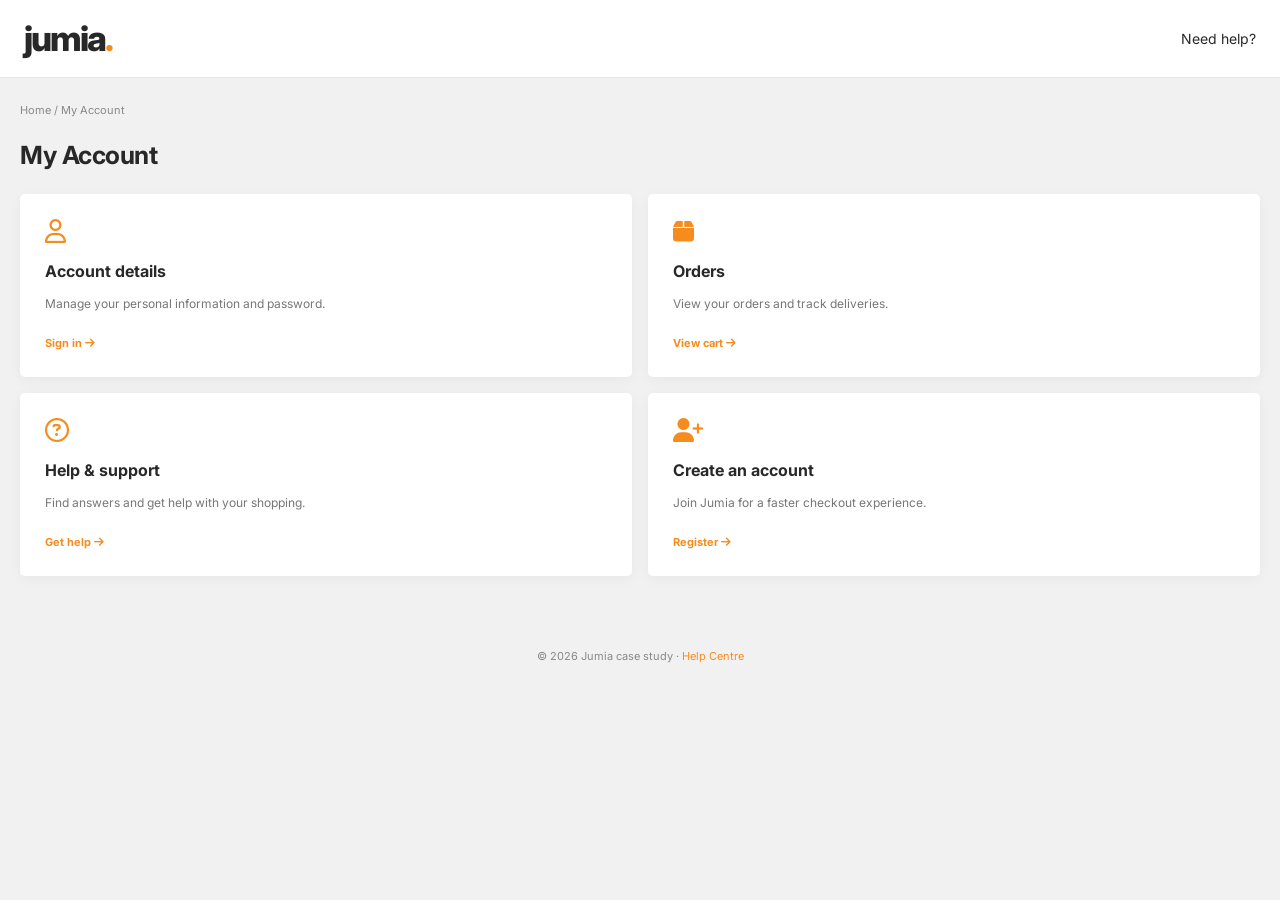
<file: account.html>
<!DOCTYPE html>
<html lang="en">

<head>
    <meta charset="UTF-8">
    <meta name="viewport" content="width=device-width, initial-scale=1.0">
    <title>My Account | Jumia</title>
    <link rel="stylesheet" href="style.css">
    <link rel="stylesheet" href="https://cdnjs.cloudflare.com/ajax/libs/font-awesome/6.5.2/css/all.min.css">
</head>

<body>
    <header class="site-header simple-header"><a class="brand" href="index.html">jumia<span>.</span></a><a
            href="help.html" class="muted-link">Need help?</a></header>
    <main class="page-shell inner-page">
        <div class="breadcrumbs"><a href="index.html">Home</a> / My Account</div>
        <h1 class="page-title">My Account</h1>
        <div class="account-grid"><a class="panel account-tile" href="login.html"><i class="fa-regular fa-user"></i>
                <h2>Account details</h2>
                <p>Manage your personal information and password.</p><span>Sign in <i
                        class="fa-solid fa-arrow-right"></i></span>
            </a><a class="panel account-tile" href="cart.html"><i class="fa-solid fa-box"></i>
                <h2>Orders</h2>
                <p>View your orders and track deliveries.</p><span>View cart <i
                        class="fa-solid fa-arrow-right"></i></span>
            </a><a class="panel account-tile" href="help.html"><i class="fa-regular fa-circle-question"></i>
                <h2>Help & support</h2>
                <p>Find answers and get help with your shopping.</p><span>Get help <i
                        class="fa-solid fa-arrow-right"></i></span>
            </a><a class="panel account-tile" href="register.html"><i class="fa-solid fa-user-plus"></i>
                <h2>Create an account</h2>
                <p>Join Jumia for a faster checkout experience.</p><span>Register <i
                        class="fa-solid fa-arrow-right"></i></span>
            </a></div>
    </main>
    <footer class="minimal-footer">© 2026 Jumia case study · <a href="help.html">Help Centre</a></footer>
    <script src="app.js"></script>
</body>

</html>
</file>
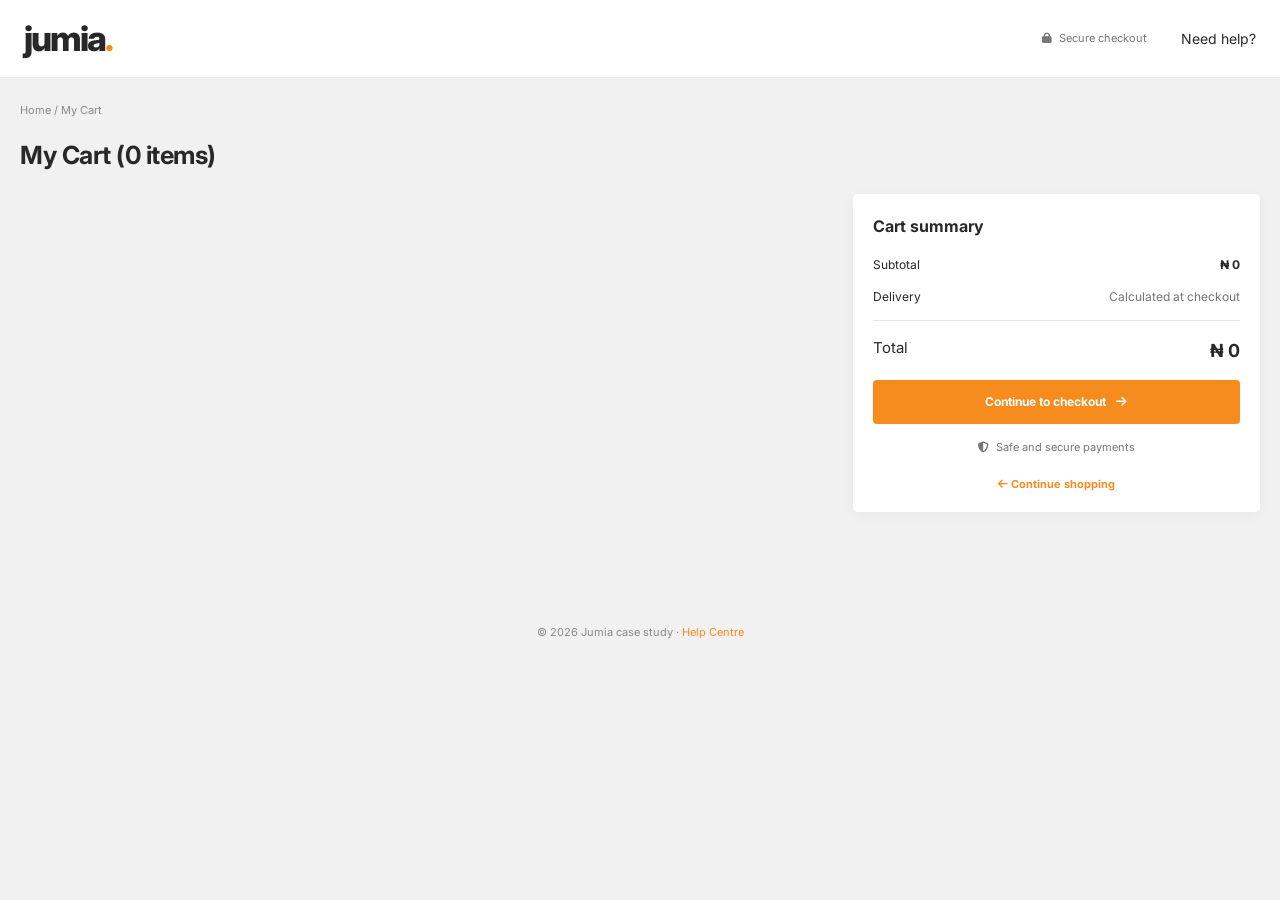
<file: cart.html>
<!DOCTYPE html>
<html lang="en">

<head>
    <meta charset="UTF-8">
    <meta name="viewport" content="width=device-width, initial-scale=1.0">
    <title>My Cart | Jumia</title>
    <link rel="stylesheet" href="style.css">
    <link rel="stylesheet" href="https://cdnjs.cloudflare.com/ajax/libs/font-awesome/6.5.2/css/all.min.css">
</head>

<body>
    <header class="site-header simple-header"><a class="brand" href="index.html">jumia<span>.</span></a>
        <div class="secure-note"><i class="fa-solid fa-lock"></i> Secure checkout</div><a href="help.html"
            class="muted-link">Need help?</a>
    </header>
    <main class="page-shell inner-page">
        <div class="breadcrumbs"><a href="index.html">Home</a> / My Cart</div>
        <h1 class="page-title">My Cart <span id="cartHeadingCount">(0 items)</span></h1>
        <div class="cart-layout">
            <section class="panel cart-items" id="cartItems"></section>
            <aside class="panel summary-panel">
                <h2>Cart summary</h2>
                <div class="summary-row"><span>Subtotal</span><b id="cartSubtotal">₦ 0</b></div>
                <div class="summary-row"><span>Delivery</span><span class="muted">Calculated at checkout</span></div>
                <div class="summary-row total"><span>Total</span><b id="cartTotal">₦ 0</b></div><a href="checkout.html"
                    class="btn btn-orange btn-block" id="checkoutBtn">Continue to checkout <i
                        class="fa-solid fa-arrow-right"></i></a>
                <p class="secure-note"><i class="fa-solid fa-shield-halved"></i> Safe and secure payments</p><a
                    href="index.html" class="continue-link"><i class="fa-solid fa-arrow-left"></i> Continue shopping</a>
            </aside>
        </div>
    </main>
    <footer class="minimal-footer">© 2026 Jumia case study · <a href="help.html">Help Centre</a></footer>
    <script src="app.js"></script>
</body>

</html>
</file>
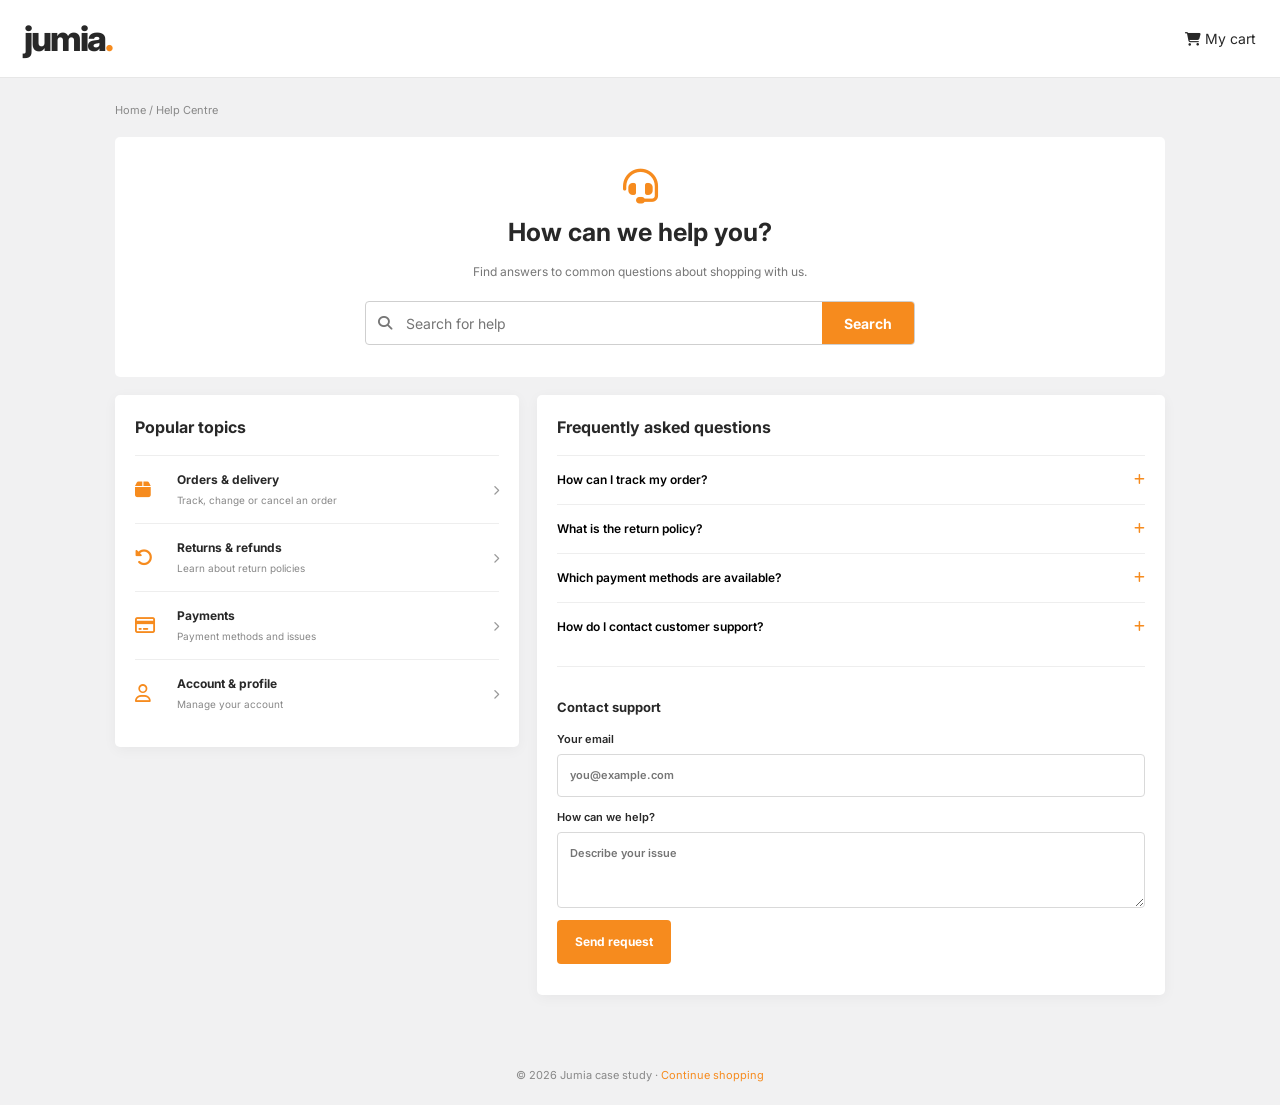
<file: help.html>
<!DOCTYPE html>
<html lang="en">

<head>
    <meta charset="UTF-8">
    <meta name="viewport" content="width=device-width, initial-scale=1.0">
    <title>Help Centre | Jumia</title>
    <link rel="stylesheet" href="style.css">
    <link rel="stylesheet" href="https://cdnjs.cloudflare.com/ajax/libs/font-awesome/6.5.2/css/all.min.css">
</head>

<body>
    <header class="site-header simple-header"><a class="brand" href="index.html">jumia<span>.</span></a><a
            href="cart.html" class="muted-link"><i class="fa-solid fa-cart-shopping"></i> My cart</a></header>
    <main class="page-shell inner-page narrow">
        <div class="breadcrumbs"><a href="index.html">Home</a> / Help Centre</div>
        <section class="help-hero"><i class="fa-solid fa-headset"></i>
            <h1>How can we help you?</h1>
            <p>Find answers to common questions about shopping with us.</p>
            <div class="search-wrap help-search"><i class="fa-solid fa-magnifying-glass"></i><input id="faqSearch"
                    placeholder="Search for help"><button id="faqSearchBtn">Search</button></div>
        </section>
        <div class="help-columns">
            <section class="panel">
                <h2>Popular topics</h2><a class="help-topic" href="#orders"><i
                        class="fa-solid fa-box"></i><span><b>Orders & delivery</b><small>Track, change or cancel an
                            order</small></span><i class="fa-solid fa-chevron-right"></i></a><a class="help-topic"
                    href="#returns"><i class="fa-solid fa-rotate-left"></i><span><b>Returns & refunds</b><small>Learn
                            about return policies</small></span><i class="fa-solid fa-chevron-right"></i></a><a
                    class="help-topic" href="#payments"><i
                        class="fa-regular fa-credit-card"></i><span><b>Payments</b><small>Payment methods and
                            issues</small></span><i class="fa-solid fa-chevron-right"></i></a><a class="help-topic"
                    href="account.html"><i class="fa-regular fa-user"></i><span><b>Account & profile</b><small>Manage
                            your account</small></span><i class="fa-solid fa-chevron-right"></i></a>
            </section>
            <section class="panel faq-panel">
                <h2>Frequently asked questions</h2>
                <div class="faq-item" id="orders"><button class="faq-question">How can I track my order?<i
                            class="fa-solid fa-plus"></i></button>
                    <div class="faq-answer">Sign in to your account and open Orders to see the latest order status. This
                        demo does not connect to a real delivery service.</div>
                </div>
                <div class="faq-item" id="returns"><button class="faq-question">What is the return policy?<i
                            class="fa-solid fa-plus"></i></button>
                    <div class="faq-answer">Eligible items may be returned within the stated return window. Check the
                        individual product page for its return conditions.</div>
                </div>
                <div class="faq-item" id="payments"><button class="faq-question">Which payment methods are available?<i
                            class="fa-solid fa-plus"></i></button>
                    <div class="faq-answer">This case study demonstrates pay on delivery and a sample card-payment
                        option. No real payment is processed.</div>
                </div>
                <div class="faq-item"><button class="faq-question">How do I contact customer support?<i
                            class="fa-solid fa-plus"></i></button>
                    <div class="faq-answer">Use the contact form below to demonstrate sending a support request. It is
                        not connected to a live support team.</div>
                </div>
                <form id="supportForm" class="support-form">
                    <h3>Contact support</h3><label>Your email<input type="email" required
                            placeholder="you@example.com"></label><label>How can we help?<textarea required rows="3"
                            placeholder="Describe your issue"></textarea></label><button class="btn btn-orange"
                        type="submit">Send request</button>
                    <p class="form-message"></p>
                </form>
            </section>
        </div>
    </main>
    <footer class="minimal-footer">© 2026 Jumia case study · <a href="index.html">Continue shopping</a></footer>
    <script src="app.js"></script>
</body>

</html>
</file>
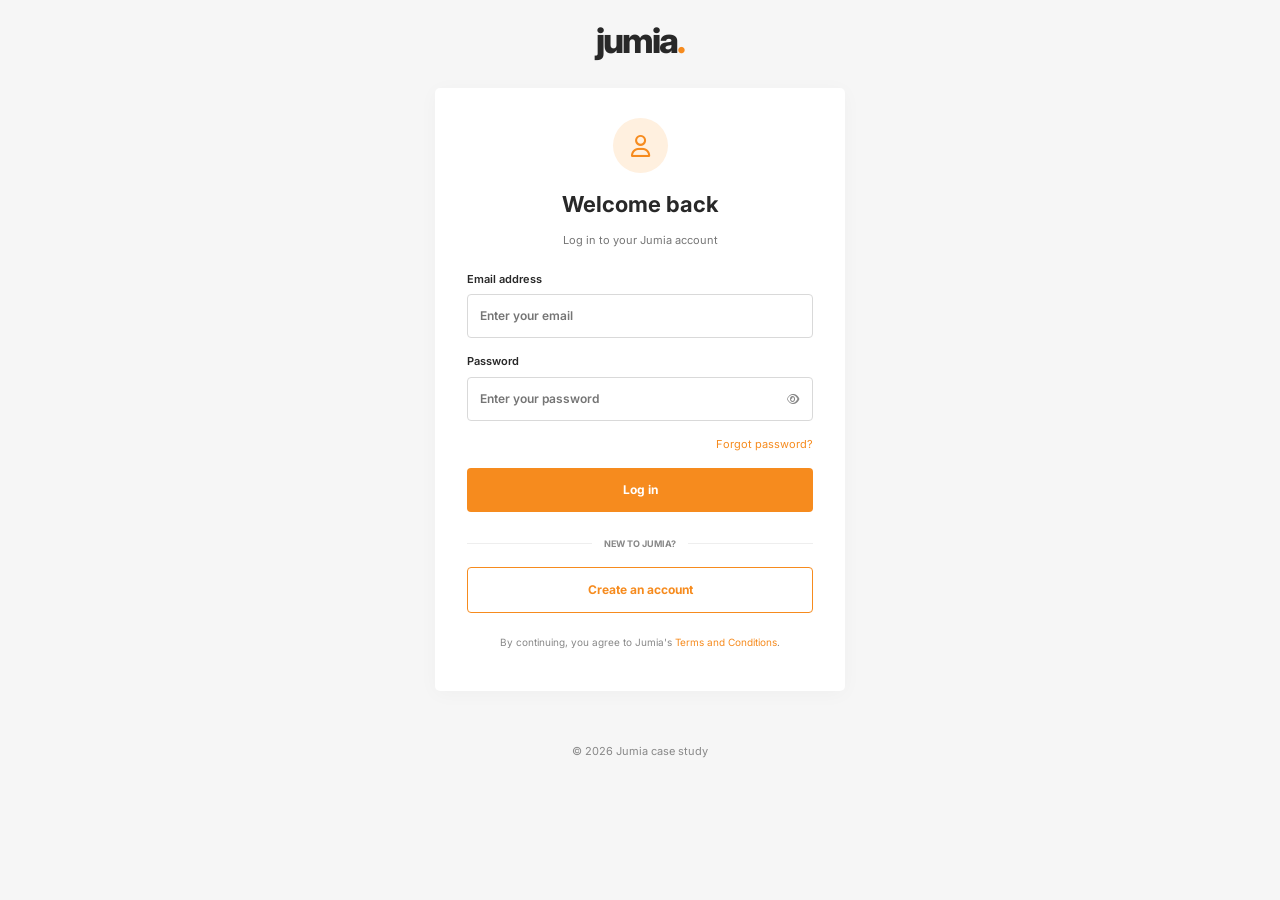
<file: login.html>
<!DOCTYPE html>
<html lang="en">

<head>
    <meta charset="UTF-8">
    <meta name="viewport" content="width=device-width, initial-scale=1.0">
    <title>Login | Jumia</title>
    <link rel="stylesheet" href="style.css">
    <link rel="stylesheet" href="https://cdnjs.cloudflare.com/ajax/libs/font-awesome/6.5.2/css/all.min.css">
</head>

<body class="auth-body">
    <header class="auth-header"><a class="brand" href="index.html">jumia<span>.</span></a></header>
    <main class="auth-card">
        <div class="auth-icon"><i class="fa-regular fa-user"></i></div>
        <h1>Welcome back</h1>
        <p class="muted">Log in to your Jumia account</p>
        <form class="demo-form" id="loginForm"><label>Email address<input type="email" required
                    placeholder="Enter your email"></label><label>Password<div class="password-field"><input
                        type="password" required minlength="6" id="loginPassword"
                        placeholder="Enter your password"><button type="button" class="toggle-password"
                        data-target="loginPassword" aria-label="Show password"><i
                            class="fa-regular fa-eye"></i></button></div></label><a href="#" class="forgot-link"
                id="forgotPassword">Forgot password?</a><button class="btn btn-orange btn-block" type="submit">Log
                in</button>
            <p class="form-message"></p>
        </form>
        <div class="auth-divider"><span>NEW TO JUMIA?</span></div><a class="btn btn-outline btn-block"
            href="register.html">Create an account</a>
        <p class="auth-terms">By continuing, you agree to Jumia's <a href="#">Terms and Conditions</a>.</p>
    </main>
    <footer class="minimal-footer">© 2026 Jumia case study</footer>
    <script src="app.js"></script>
</body>

</html>
</file>
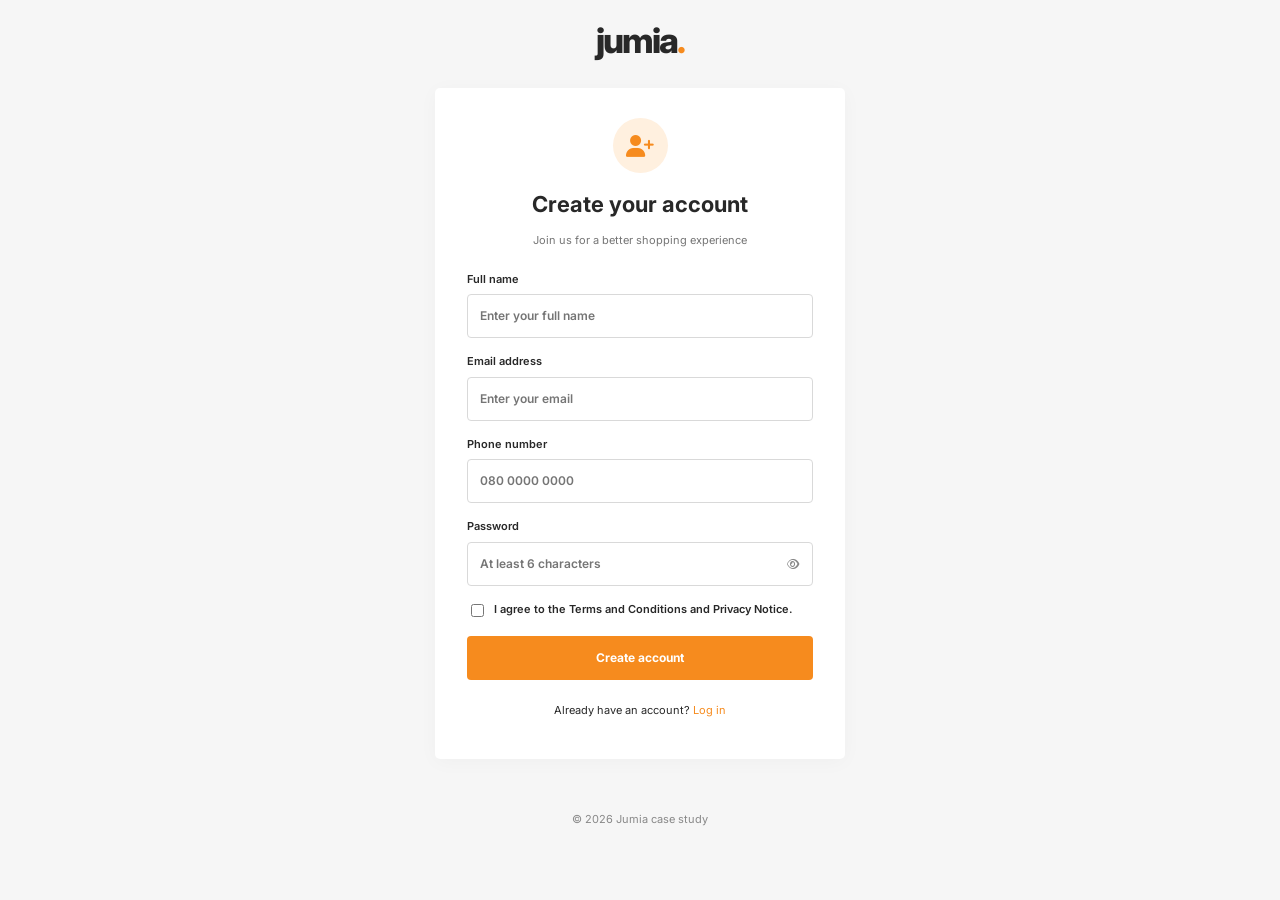
<file: register.html>
<!DOCTYPE html>
<html lang="en">

<head>
    <meta charset="UTF-8">
    <meta name="viewport" content="width=device-width, initial-scale=1.0">
    <title>Create Account | Jumia</title>
    <link rel="stylesheet" href="style.css">
    <link rel="stylesheet" href="https://cdnjs.cloudflare.com/ajax/libs/font-awesome/6.5.2/css/all.min.css">
</head>

<body class="auth-body">
    <header class="auth-header"><a class="brand" href="index.html">jumia<span>.</span></a></header>
    <main class="auth-card">
        <div class="auth-icon"><i class="fa-solid fa-user-plus"></i></div>
        <h1>Create your account</h1>
        <p class="muted">Join us for a better shopping experience</p>
        <form class="demo-form" id="registerForm"><label>Full name<input type="text" required
                    placeholder="Enter your full name"></label><label>Email address<input type="email" required
                    placeholder="Enter your email"></label><label>Phone number<input type="tel" required
                    placeholder="080 0000 0000"></label><label>Password<div class="password-field"><input
                        type="password" required minlength="6" id="registerPassword"
                        placeholder="At least 6 characters"><button type="button" class="toggle-password"
                        data-target="registerPassword" aria-label="Show password"><i
                            class="fa-regular fa-eye"></i></button></div></label><label class="check-label"><input
                    type="checkbox" required> I agree to the Terms and Conditions and Privacy Notice.</label><button
                class="btn btn-orange btn-block" type="submit">Create account</button>
            <p class="form-message"></p>
        </form>
        <p class="auth-bottom">Already have an account? <a href="login.html">Log in</a></p>
    </main>
    <footer class="minimal-footer">© 2026 Jumia case study</footer>
    <script src="app.js"></script>
</body>

</html>
</file>
<file: style.css>
@import url('https://fonts.googleapis.com/css2?family=Inter:wght@400;500;600;700;800&display=swap');

:root {
    --orange: #f68b1e;
    --orange-dark: #e9780b;
    --ink: #282828;
    --muted: #757575;
    --line: #e7e7e7;
    --bg: #f1f1f2;
    --white: #fff;
    --green: #168a45;
    --shadow: 0 3px 14px #0000000b
}

* {
    box-sizing: border-box
}

html {
    scroll-behavior: smooth;
    scroll-padding-top: 90px
}

body {
    margin: 0;
    background: var(--bg);
    color: var(--ink);
    font: 14px/1.5 Inter, Arial, sans-serif
}

a {
    color: inherit;
    text-decoration: none;
    transition: color .2s
}

button,
input,
select,
textarea {
    font: inherit
}

button {
    cursor: pointer
}

img {
    display: block;
    max-width: 100%
}

.sr-only {
    position: absolute;
    width: 1px;
    height: 1px;
    overflow: hidden;
    clip: rect(0, 0, 0, 0)
}

.top-strip {
    height: 30px;
    background: #fff;
    border-bottom: 1px solid #eee;
    display: flex;
    align-items: center;
    justify-content: space-between;
    padding: 0 max(calc((100% - 1240px)/2), 24px);
    font-size: 11px;
    color: var(--orange);
    font-weight: 700
}

.top-strip span:nth-child(2) {
    letter-spacing: 2px
}

.site-header {
    height: 78px;
    background: #fff;
    display: flex;
    align-items: center;
    gap: 34px;
    padding: 0 max(calc((100% - 1240px)/2), 24px);
    position: sticky;
    top: 0;
    z-index: 50;
    box-shadow: 0 2px 6px #00000008
}

.brand {
    font-size: 35px;
    font-weight: 800;
    letter-spacing: -2px;
    white-space: nowrap
}

.brand span {
    color: var(--orange)
}

.search-wrap {
    display: flex;
    align-items: center;
    height: 44px;
    border: 1px solid #cfcfcf;
    border-radius: 4px;
    flex: 1;
    min-width: 100px;
    background: #fff;
    overflow: hidden;
    transition: box-shadow .25s, border-color .25s
}

.search-wrap:focus-within {
    border-color: var(--orange);
    box-shadow: 0 0 0 3px #f68b1e20
}

.search-wrap>i {
    color: #777;
    margin: 0 12px
}

.search-wrap input {
    border: 0;
    outline: 0;
    min-width: 0;
    flex: 1;
    height: 100%;
    background: transparent
}

.search-wrap button {
    height: 100%;
    padding: 0 22px;
    background: var(--orange);
    border: 0;
    color: white;
    font-weight: 700;
    transition: background .2s
}

.search-wrap button:hover,
.btn-orange:hover {
    background: var(--orange-dark)
}

.header-actions {
    display: flex;
    align-items: center;
    gap: 24px
}

.header-actions a {
    display: flex;
    align-items: center;
    gap: 8px;
    font-weight: 600;
    white-space: nowrap;
    position: relative
}

.header-actions a>i:first-child {
    font-size: 19px
}

.header-actions a:hover {
    color: var(--orange)
}

.tiny {
    font-size: 9px;
    color: #777
}

.cart-count {
    font-size: 10px;
    background: var(--orange);
    color: white;
    border-radius: 20px;
    min-width: 17px;
    height: 17px;
    display: grid;
    place-items: center;
    margin-left: -5px
}

.mobile-menu {
    display: none
}

.trending {
    background: #fff;
    display: flex;
    align-items: center;
    justify-content: center;
    gap: 15px;
    padding: 10px 16px 13px;
    font-size: 11px;
    color: #6b6b6b;
    flex-wrap: wrap
}

.trending b {
    color: #333
}

.trending a:hover {
    color: var(--orange);
    text-decoration: underline
}

.page-shell {
    max-width: 1240px;
    margin: 20px auto 50px;
    padding: 0 0
}

.home-layout {
    display: grid;
    grid-template-columns: 220px minmax(0, 1fr) 205px;
    gap: 16px;
    align-items: stretch
}

.category-menu,
.side-promos {
    background: #fff;
    border-radius: 5px;
    overflow: hidden
}

.category-menu {
    padding: 9px 0
}

.category-menu a {
    display: flex;
    align-items: center;
    gap: 12px;
    padding: 10px 16px;
    font-size: 12px;
    transition: all .2s
}

.category-menu a i {
    width: 17px;
    color: #696969;
    font-size: 15px;
    text-align: center
}

.category-menu a:hover {
    background: #fff4e9;
    color: var(--orange);
    padding-left: 21px
}

.category-menu a:hover i {
    color: var(--orange)
}

.hero {
    height: 340px;
    position: relative;
    border-radius: 5px;
    overflow: hidden;
    background: #f9d9b4
}

.hero-slides,
.hero-slide {
    height: 100%;
    width: 100%
}

.hero-slide {
    position: absolute;
    inset: 0;
    display: flex;
    align-items: center;
    padding: 34px 8%;
    background-image: linear-gradient(90deg, rgba(255, 255, 255, .94) 0%, rgba(255, 255, 255, .78) 38%, rgba(255, 255, 255, .02) 76%), var(--hero-image);
    background-size: cover;
    background-position: center;
    opacity: 0;
    transform: scale(1.025);
    transition: opacity .65s ease, transform 1.3s ease;
    pointer-events: none
}

.hero-slide.active {
    opacity: 1;
    transform: scale(1);
    pointer-events: auto
}

.hero-copy {
    max-width: 310px;
    animation: copyIn .7s both
}

.eyebrow {
    display: block;
    font-size: 10px;
    font-weight: 800;
    letter-spacing: 1.6px;
    color: var(--orange);
    margin-bottom: 9px
}

.hero h1 {
    font-size: clamp(32px, 3.5vw, 47px);
    line-height: 1.04;
    letter-spacing: -1.8px;
    margin: 0 0 12px;
    font-weight: 800
}

.hero p {
    font-size: 13px;
    color: #555;
    margin: 0 0 20px
}

.btn {
    display: inline-flex;
    align-items: center;
    justify-content: center;
    gap: 10px;
    border: 0;
    border-radius: 4px;
    padding: 13px 18px;
    font-size: 12px;
    font-weight: 700;
    transition: transform .2s, box-shadow .2s, background .2s
}

.btn:hover {
    transform: translateY(-2px);
    box-shadow: 0 5px 14px #00000015
}

.btn-dark {
    background: #282828;
    color: white
}

.btn-orange {
    background: var(--orange);
    color: #fff
}

.btn-light {
    background: white;
    color: #333
}

.btn-outline {
    border: 1px solid var(--orange);
    color: var(--orange);
    background: white
}

.btn-block {
    display: flex;
    width: 100%;
    margin-top: 16px
}

.hero-arrow {
    position: absolute;
    top: 50%;
    transform: translateY(-50%);
    width: 34px;
    height: 34px;
    border: 0;
    border-radius: 50%;
    background: #ffffffd9;
    box-shadow: 0 2px 8px #0001;
    z-index: 2;
    transition: all .2s
}

.hero-arrow:hover {
    background: var(--orange);
    color: #fff
}

.hero-arrow.prev {
    left: 12px
}

.hero-arrow.next {
    right: 12px
}

.hero-dots {
    position: absolute;
    bottom: 14px;
    left: 50%;
    transform: translateX(-50%);
    display: flex;
    gap: 6px
}

.hero-dots button {
    height: 6px;
    width: 6px;
    padding: 0;
    border: 0;
    border-radius: 10px;
    background: #8888;
    transition: width .25s, background .25s
}

.hero-dots button.active {
    width: 22px;
    background: var(--orange)
}

.side-promos {
    padding: 12px;
    display: flex;
    flex-direction: column;
    gap: 12px
}

.promo-card {
    display: flex;
    align-items: center;
    gap: 10px;
    padding: 10px 4px;
    border-bottom: 1px solid #eee
}

.promo-card>i {
    font-size: 22px;
    color: var(--orange);
    width: 28px;
    text-align: center
}

.promo-card b,
.promo-card small {
    display: block
}

.promo-card b {
    font-size: 11px
}

.promo-card small {
    font-size: 10px;
    color: #777;
    margin-top: 4px
}

.promo-image {
    position: relative;
    flex: 1;
    min-height: 90px;
    border-radius: 4px;
    overflow: hidden
}

.promo-image img {
    height: 100%;
    width: 100%;
    object-fit: cover;
    position: absolute;
    inset: 0;
    transition: transform .5s
}

.promo-image:hover img {
    transform: scale(1.07)
}

.promo-image span {
    position: absolute;
    bottom: 0;
    left: 0;
    right: 0;
    padding: 20px 8px 8px;
    color: #fff;
    font-weight: 700;
    font-size: 12px;
    background: linear-gradient(transparent, #0009)
}

.quick-categories {
    display: grid;
    grid-template-columns: repeat(6, 1fr);
    gap: 12px;
    margin: 18px 0
}

.quick-categories a {
    background: #fff;
    border-radius: 5px;
    padding: 12px 8px;
    text-align: center;
    transition: transform .25s, box-shadow .25s;
    box-shadow: var(--shadow)
}

.quick-categories a:hover {
    transform: translateY(-4px);
    box-shadow: 0 8px 22px #00000010
}

.quick-categories img {
    width: 80px;
    height: 74px;
    object-fit: contain;
    margin: 0 auto 8px;
    mix-blend-mode: multiply
}

.quick-categories span {
    font-size: 11px;
    font-weight: 600
}

.deal-banner {
    background: linear-gradient(110deg, #f68b1e, #ffb74e);
    border-radius: 5px;
    display: flex;
    align-items: center;
    justify-content: space-between;
    padding: 22px 28px;
    color: #fff;
    margin: 18px 0
}

.deal-banner .eyebrow {
    color: #fff8
}

.deal-banner h2 {
    font-size: 25px;
    margin: 0
}

.deal-banner p {
    margin: 4px 0 0;
    font-size: 12px
}

.product-section {
    margin: 22px 0
}

.section-heading {
    display: flex;
    align-items: center;
    justify-content: space-between;
    margin-bottom: 12px
}

.section-heading h2 {
    font-size: 19px;
    margin: 0;
    font-weight: 700
}

.section-heading>a {
    font-size: 10px;
    color: var(--orange);
    font-weight: 800;
    letter-spacing: .5px
}

.product-grid {
    display: grid;
    grid-template-columns: repeat(5, minmax(0, 1fr));
    gap: 12px
}

.product-card {
    background: #fff;
    border-radius: 5px;
    overflow: hidden;
    position: relative;
    min-width: 0;
    transition: transform .25s, box-shadow .25s;
    animation: riseIn .45s both
}

.product-card:hover {
    transform: translateY(-4px);
    box-shadow: 0 9px 24px #00000012
}

.product-card .product-image {
    height: 175px;
    display: flex;
    align-items: center;
    justify-content: center;
    background: #fff;
    padding: 14px;
    position: relative;
    overflow: hidden
}

.product-image img {
    height: 100%;
    width: 100%;
    object-fit: contain;
    transition: transform .45s
}

.product-card:hover .product-image img {
    transform: scale(1.06)
}

.discount {
    display: inline-block;
    background: #fff0df;
    color: #e87809;
    font-size: 10px;
    padding: 4px 6px;
    border-radius: 3px;
    font-weight: 700
}

.product-image .discount {
    position: absolute;
    top: 10px;
    left: 10px
}

.wish-btn {
    position: absolute;
    top: 9px;
    right: 10px;
    border: 0;
    background: #fff;
    border-radius: 50%;
    width: 29px;
    height: 29px;
    box-shadow: 0 1px 5px #0001;
    color: #888;
    opacity: 0;
    transition: opacity .2s, color .2s
}

.product-card:hover .wish-btn {
    opacity: 1
}

.wish-btn.active {
    opacity: 1;
    color: #e04444
}

.product-card-body {
    padding: 10px 12px 13px
}

.product-name {
    font-size: 12px;
    line-height: 1.45;
    height: 35px;
    overflow: hidden;
    margin: 0 0 9px
}

.product-price {
    font-size: 16px;
    font-weight: 700;
    margin-bottom: 3px
}

.old-price {
    font-size: 10px;
    color: #999;
    text-decoration: line-through
}

.product-rating {
    font-size: 10px;
    color: #777;
    margin-top: 7px
}

.stars {
    color: #f6a623;
    letter-spacing: 1px
}

.product-card .add-mini {
    display: flex;
    width: 100%;
    justify-content: center;
    align-items: center;
    gap: 7px;
    border: 1px solid #f68b1e;
    color: #e9780b;
    background: #fff;
    border-radius: 3px;
    font-size: 10px;
    font-weight: 700;
    padding: 9px;
    margin-top: 10px;
    transition: all .2s
}

.product-card .add-mini:hover {
    background: var(--orange);
    color: #fff
}

.wide-promo {
    background: #fff;
    border-radius: 5px;
    display: grid;
    grid-template-columns: 1fr 1fr;
    overflow: hidden;
    margin: 25px 0;
    min-height: 210px
}

.wide-promo>img {
    height: 100%;
    width: 100%;
    object-fit: cover;
    max-height: 250px
}

.wide-promo>div {
    padding: 30px;
    align-self: center
}

.wide-promo h2 {
    font-size: 25px;
    line-height: 1.2;
    margin: 0 0 10px
}

.wide-promo p {
    font-size: 12px;
    color: #666;
    margin-bottom: 18px
}

.site-footer {
    background: #282828;
    color: #fff;
    padding: 36px max(calc((100% - 1240px)/2), 24px) 0
}

.footer-top {
    display: grid;
    grid-template-columns: 1.1fr 1.6fr 1fr 1fr;
    gap: 34px;
    padding-bottom: 32px
}

.brand-light {
    color: #fff
}

.footer-top p,
.footer-top a:not(.brand) {
    font-size: 11px;
    color: #bcbcbc
}

.footer-top h3 {
    font-size: 11px;
    letter-spacing: .5px;
    margin: 6px 0 14px
}

.footer-top>div>a:not(.brand) {
    display: block;
    margin: 9px 0
}

.footer-top a:hover {
    color: var(--orange) !important
}

.subscribe-form {
    display: flex;
    gap: 7px
}

.subscribe-form input {
    min-width: 0;
    width: 100%;
    height: 40px;
    padding: 0 10px;
    border: 1px solid #777;
    background: #333;
    color: #fff;
    border-radius: 3px
}

.subscribe-form .btn {
    padding: 0 12px;
    white-space: nowrap
}

.subscribe-message {
    display: block;
    color: #a5e7b7;
    margin-top: 6px
}

.footer-bottom {
    border-top: 1px solid #444;
    padding: 17px 0;
    display: flex;
    justify-content: space-between;
    color: #aaa;
    font-size: 10px
}

.footer-bottom div {
    display: flex;
    gap: 17px
}

.inner-page {
    margin-top: 24px;
    min-height: 50vh
}

.breadcrumbs {
    font-size: 11px;
    color: #888;
    margin-bottom: 18px
}

.breadcrumbs a:hover {
    color: var(--orange)
}

.page-title {
    font-size: 25px;
    letter-spacing: -.5px;
    margin: 0 0 20px
}

.panel {
    background: #fff;
    border-radius: 5px;
    padding: 20px;
    box-shadow: var(--shadow)
}

.cart-layout {
    display: grid;
    grid-template-columns: minmax(0, 1.8fr) minmax(270px, .9fr);
    gap: 18px;
    align-items: start
}

.cart-items {
    padding: 0
}

.cart-item {
    display: grid;
    grid-template-columns: 105px minmax(0, 1fr) auto;
    gap: 18px;
    padding: 20px;
    border-bottom: 1px solid var(--line);
    align-items: center;
    animation: riseIn .35s both
}

.cart-item:last-child {
    border-bottom: 0
}

.cart-item img {
    height: 100px;
    width: 100%;
    object-fit: contain
}

.cart-item h3 {
    font-size: 13px;
    margin: 0 0 7px
}

.cart-item .muted {
    font-size: 11px
}

.cart-item-price {
    font-size: 16px;
    font-weight: 700;
    white-space: nowrap
}

.cart-item-controls {
    display: flex;
    gap: 12px;
    align-items: center;
    margin-top: 14px
}

.qty-control {
    display: flex;
    align-items: center;
    border: 1px solid #ddd;
    border-radius: 3px;
    overflow: hidden
}

.qty-control button {
    border: 0;
    background: #f6f6f6;
    width: 29px;
    height: 28px
}

.qty-control span {
    min-width: 30px;
    text-align: center;
    font-size: 12px
}

.remove-btn {
    border: 0;
    background: none;
    color: var(--orange);
    font-size: 11px;
    font-weight: 700
}

.summary-panel h2 {
    font-size: 16px;
    margin: 0 0 18px
}

.summary-row {
    display: flex;
    justify-content: space-between;
    gap: 15px;
    margin: 14px 0;
    font-size: 12px
}

.summary-row.total {
    border-top: 1px solid var(--line);
    padding-top: 16px;
    font-size: 15px
}

.summary-row.total b {
    font-size: 18px
}

.muted {
    color: var(--muted)
}

.secure-note {
    font-size: 11px;
    color: #777;
    display: flex;
    align-items: center;
    gap: 7px
}

.summary-panel .secure-note {
    justify-content: center;
    margin: 15px 0
}

.continue-link {
    display: block;
    text-align: center;
    font-size: 11px;
    color: var(--orange);
    font-weight: 700;
    margin-top: 20px
}

.empty-state {
    text-align: center;
    padding: 55px 20px
}

.empty-state>i {
    font-size: 42px;
    color: #ccc;
    margin-bottom: 16px
}

.empty-state h2 {
    font-size: 18px;
    margin: 0 0 8px
}

.empty-state p {
    color: #777;
    font-size: 12px;
    margin-bottom: 20px
}

.minimal-footer {
    text-align: center;
    padding: 22px 15px;
    color: #888;
    font-size: 11px
}

.minimal-footer a {
    color: var(--orange)
}

.simple-header {
    position: static;
    box-shadow: none;
    border-bottom: 1px solid var(--line);
    justify-content: space-between
}

.simple-header .brand {
    margin-right: auto
}

.narrow {
    max-width: 1050px
}

.checkout-layout {
    display: grid;
    grid-template-columns: minmax(0, 1.6fr) minmax(270px, .9fr);
    gap: 18px;
    align-items: start
}

.checkout-main {
    display: grid;
    gap: 18px
}

.form-panel h2 {
    font-size: 15px;
    margin: 0 0 20px;
    display: flex;
    align-items: center;
    gap: 10px
}

.step-number {
    display: grid;
    place-items: center;
    width: 25px;
    height: 25px;
    background: #fff0df;
    color: var(--orange);
    border-radius: 50%;
    font-size: 12px
}

.form-grid {
    display: grid;
    grid-template-columns: 1fr 1fr;
    gap: 16px
}

.form-grid label,
.form-panel label:not(.payment-option),
.demo-form label,
.support-form label {
    display: flex;
    flex-direction: column;
    gap: 7px;
    font-size: 11px;
    font-weight: 600
}

.form-grid .full {
    grid-column: 1/-1
}

.form-grid input,
.form-grid select,
.demo-form input,
.support-form input,
.support-form textarea,
.form-panel select {
    width: 100%;
    border: 1px solid #d9d9d9;
    border-radius: 4px;
    padding: 12px;
    outline: 0;
    background: #fff;
    min-width: 0
}

.form-grid input:focus,
.form-grid select:focus,
.demo-form input:focus,
.support-form input:focus,
.support-form textarea:focus {
    border-color: var(--orange)
}

.payment-option {
    display: flex;
    align-items: center;
    gap: 12px;
    padding: 15px;
    border: 1px solid #e5e5e5;
    border-radius: 4px;
    margin: 10px 0;
    cursor: pointer
}

.payment-option:has(input:checked) {
    border-color: var(--orange);
    background: #fffaf4
}

.payment-option>input {
    accent-color: var(--orange)
}

.payment-option span {
    flex: 1
}

.payment-option b,
.payment-option small {
    display: block
}

.payment-option b {
    font-size: 12px
}

.payment-option small {
    font-size: 10px;
    color: #777;
    margin-top: 4px
}

.payment-option>i {
    font-size: 19px;
    color: #888
}

.summary-item {
    display: flex;
    gap: 10px;
    margin: 12px 0;
    align-items: center
}

.summary-item img {
    width: 48px;
    height: 48px;
    object-fit: contain
}

.summary-item div {
    flex: 1;
    font-size: 10px
}

.summary-item b {
    font-size: 11px
}

.small {
    font-size: 10px
}

.product-detail-layout {
    display: grid;
    grid-template-columns: minmax(260px, 1.05fr) minmax(320px, 1.35fr) minmax(230px, .95fr);
    gap: 14px;
    align-items: start
}

.product-gallery {
    position: relative;
    text-align: center
}

.official-tag {
    position: absolute;
    top: 0;
    left: 0;
    background: #282828;
    color: white;
    padding: 6px 10px;
    font-size: 10px;
    border-radius: 3px
}

.product-gallery>img {
    height: 330px;
    width: 100%;
    object-fit: contain;
    margin: 8px auto 15px
}

.thumb-row {
    display: flex;
    justify-content: center;
    gap: 10px
}

.thumb-row img {
    width: 58px;
    height: 58px;
    object-fit: contain;
    border: 1px solid #eee;
    border-radius: 3px;
    cursor: pointer
}

.thumb-row img:hover {
    border-color: var(--orange)
}

.share-btn {
    margin-top: 16px;
    border: 0;
    background: none;
    color: var(--orange);
    font-size: 11px;
    font-weight: 600
}

.product-info h1 {
    font-size: 19px;
    line-height: 1.4;
    margin: 8px 0
}

.product-info .muted {
    font-size: 10px
}

.product-info .muted a,
.delivery-panel a {
    color: var(--orange)
}

.flash-strip {
    display: flex;
    justify-content: space-between;
    align-items: center;
    background: #fff0df;
    padding: 10px 12px;
    margin: 18px 0 13px;
    color: #b85f00;
    font-size: 11px
}

.price-line {
    display: flex;
    align-items: center;
    gap: 10px;
    flex-wrap: wrap
}

.price-line strong {
    font-size: 25px
}

.price-line del {
    color: #999;
    font-size: 13px
}

.stock-note {
    font-size: 11px;
    color: var(--green)
}

.stock-note i {
    margin-right: 5px
}

.shipping-line {
    font-size: 11px;
    color: #666
}

.shipping-line i {
    color: var(--orange);
    margin-right: 6px
}

.rating-line {
    font-size: 11px
}

.rating-line a {
    color: var(--orange)
}

.promo-box {
    background: #f7f7f7;
    border-radius: 4px;
    padding: 13px;
    margin-top: 17px;
    font-size: 11px
}

.promo-box h3 {
    font-size: 12px;
    margin: 0 0 8px
}

.promo-box p {
    margin: 6px 0
}

.report-link {
    display: block;
    font-size: 10px;
    margin-top: 14px
}

.delivery-panel {
    padding: 17px
}

.delivery-panel h2 {
    font-size: 14px;
    margin: 0 0 12px
}

.delivery-panel h2 i {
    color: var(--orange);
    margin-right: 5px
}

.delivery-panel p {
    font-size: 10px;
    color: #666
}

.delivery-panel h3 {
    font-size: 11px;
    margin-top: 20px
}

.delivery-panel label {
    display: block;
    font-size: 10px;
    margin: 10px 0
}

.delivery-panel select {
    display: block;
    width: 100%;
    margin-top: 5px;
    padding: 9px;
    border: 1px solid #ddd;
    border-radius: 3px;
    background: white;
    font-size: 11px
}

.delivery-choice {
    border-top: 1px solid #eee;
    padding: 13px 0 2px;
    font-size: 11px
}

.delivery-choice>b {
    font-size: 11px
}

.delivery-choice>a {
    float: right
}

.delivery-choice p {
    margin: 7px 0
}

.delivery-choice p strong {
    color: #333
}

.delivery-choice small {
    font-size: 10px;
    color: #777
}

.detail-lower {
    display: grid;
    grid-template-columns: 1.3fr 1fr;
    gap: 16px;
    margin-top: 20px
}

.detail-lower h2 {
    font-size: 17px;
    margin: 0 0 16px
}

.detail-lower h3 {
    font-size: 13px;
    margin: 22px 0 8px
}

.detail-lower p {
    font-size: 12px;
    color: #555;
    line-height: 1.8
}

.feature-list {
    font-size: 12px;
    color: #555;
    padding-left: 18px;
    line-height: 2
}

.spec-row {
    display: flex;
    justify-content: space-between;
    border-bottom: 1px solid #eee;
    padding: 11px 0;
    font-size: 11px
}

.spec-row span {
    color: #777
}

.review-summary {
    display: flex;
    gap: 20px;
    align-items: center;
    padding: 10px 0 20px
}

.review-summary>strong {
    font-size: 32px
}

.review-summary p {
    margin: 4px 0
}

.rating-bars p {
    display: flex;
    gap: 10px;
    align-items: center;
    font-size: 10px
}

.rating-bars p span {
    height: 7px;
    background: #eee;
    border-radius: 5px;
    flex: 1;
    overflow: hidden
}

.rating-bars p span i {
    display: block;
    background: #f5a623;
    height: 100%;
    border-radius: 5px
}

.review {
    border-top: 1px solid #eee;
    padding: 14px 0
}

.review b {
    font-size: 12px
}

.review p {
    margin: 6px 0
}

.review small {
    font-size: 10px;
    color: #888
}

.account-grid {
    display: grid;
    grid-template-columns: repeat(2, 1fr);
    gap: 16px
}

.account-tile {
    padding: 24px;
    transition: transform .25s, border-color .25s;
    border: 1px solid transparent
}

.account-tile:hover {
    transform: translateY(-3px);
    border-color: #ffd6aa
}

.account-tile>i {
    font-size: 24px;
    color: var(--orange)
}

.account-tile h2 {
    font-size: 16px;
    margin: 14px 0 5px
}

.account-tile p {
    font-size: 12px;
    color: #777
}

.account-tile span {
    display: inline-block;
    color: var(--orange);
    font-size: 11px;
    font-weight: 700;
    margin-top: 10px
}

.help-hero {
    text-align: center;
    padding: 32px 20px;
    background: #fff;
    border-radius: 5px;
    margin-bottom: 18px
}

.help-hero>i {
    font-size: 35px;
    color: var(--orange)
}

.help-hero h1 {
    font-size: 25px;
    margin: 10px 0 5px
}

.help-hero p {
    font-size: 12px;
    color: #777
}

.help-search {
    max-width: 550px;
    margin: 20px auto 0
}

.help-columns {
    display: grid;
    grid-template-columns: .9fr 1.4fr;
    gap: 18px;
    align-items: start
}

.help-columns h2 {
    font-size: 16px;
    margin: 0 0 16px
}

.help-topic {
    display: flex;
    align-items: center;
    gap: 12px;
    padding: 15px 0;
    border-top: 1px solid #eee
}

.help-topic>i:first-child {
    width: 30px;
    color: var(--orange);
    font-size: 18px
}

.help-topic span {
    flex: 1
}

.help-topic b,
.help-topic small {
    display: block
}

.help-topic b {
    font-size: 12px
}

.help-topic small {
    font-size: 10px;
    color: #888;
    margin-top: 4px
}

.help-topic>i:last-child {
    font-size: 10px;
    color: #999
}

.faq-item {
    border-top: 1px solid #eee
}

.faq-question {
    display: flex;
    justify-content: space-between;
    align-items: center;
    width: 100%;
    padding: 15px 0;
    background: none;
    border: 0;
    text-align: left;
    font-weight: 600;
    font-size: 12px
}

.faq-question i {
    color: var(--orange);
    transition: transform .2s
}

.faq-item.open .faq-question i {
    transform: rotate(45deg)
}

.faq-answer {
    display: none;
    font-size: 11px;
    color: #777;
    line-height: 1.7;
    padding: 0 20px 16px 0
}

.faq-item.open .faq-answer {
    display: block;
    animation: fadeIn .25s
}

.support-form {
    border-top: 1px solid #eee;
    margin-top: 15px;
    padding-top: 18px
}

.support-form h3 {
    font-size: 13px
}

.support-form label {
    margin: 12px 0
}

.support-form textarea {
    resize: vertical
}

.form-message {
    font-size: 11px;
    color: var(--green)
}

.auth-body {
    background: #f6f6f6;
    min-height: 100vh
}

.auth-header {
    height: 80px;
    display: flex;
    align-items: center;
    justify-content: center
}

.auth-card {
    background: white;
    max-width: 410px;
    width: calc(100% - 30px);
    margin: 8px auto 30px;
    padding: 30px 32px;
    border-radius: 5px;
    box-shadow: 0 3px 20px #00000008;
    text-align: center
}

.auth-icon {
    height: 55px;
    width: 55px;
    border-radius: 50%;
    background: #fff0df;
    color: var(--orange);
    display: grid;
    place-items: center;
    font-size: 22px;
    margin: 0 auto 15px
}

.auth-card h1 {
    font-size: 22px;
    margin: 0 0 5px
}

.auth-card>p {
    font-size: 11px
}

.demo-form {
    text-align: left;
    margin-top: 22px
}

.demo-form label {
    margin: 15px 0
}

.demo-form input {
    font-size: 12px
}

.password-field {
    position: relative
}

.password-field input {
    padding-right: 40px
}

.toggle-password {
    position: absolute;
    right: 6px;
    top: 50%;
    transform: translateY(-50%);
    border: 0;
    background: none;
    color: #888;
    padding: 8px
}

.forgot-link {
    display: block;
    text-align: right;
    color: var(--orange);
    font-size: 11px;
    margin: 10px 0
}

.auth-divider {
    display: flex;
    align-items: center;
    gap: 12px;
    margin: 25px 0 10px;
    font-size: 9px;
    color: #888;
    font-weight: 700
}

.auth-divider:before,
.auth-divider:after {
    content: "";
    height: 1px;
    background: #eee;
    flex: 1
}

.auth-terms {
    color: #888;
    font-size: 10px !important;
    line-height: 1.8;
    margin-top: 20px
}

.auth-terms a,
.auth-bottom a {
    color: var(--orange)
}

.auth-bottom {
    margin-top: 22px
}

.check-label {
    display: flex !important;
    flex-direction: row !important;
    align-items: flex-start;
    line-height: 1.5
}

.check-label input {
    width: auto;
    margin-top: 3px;
    accent-color: var(--orange)
}

.empty-state .btn {
    margin: auto
}

.toast {
    position: fixed;
    bottom: 25px;
    right: 25px;
    background: #282828;
    color: white;
    padding: 14px 18px;
    border-radius: 4px;
    box-shadow: 0 6px 24px #0002;
    z-index: 100;
    font-size: 12px;
    animation: toastIn .3s both
}

.toast i {
    color: #7bd99a;
    margin-right: 8px
}

@keyframes copyIn {
    from {
        opacity: 0;
        transform: translateY(16px)
    }

    to {
        opacity: 1;
        transform: translateY(0)
    }
}

@keyframes riseIn {
    from {
        opacity: 0;
        transform: translateY(12px)
    }

    to {
        opacity: 1;
        transform: translateY(0)
    }
}

@keyframes fadeIn {
    from {
        opacity: 0
    }

    to {
        opacity: 1
    }
}

@keyframes toastIn {
    from {
        opacity: 0;
        transform: translateY(12px)
    }

    to {
        opacity: 1;
        transform: translateY(0)
    }
}

@media(max-width:1100px) {
    .page-shell {
        margin-left: 18px;
        margin-right: 18px
    }

    .site-header {
        gap: 20px;
        padding-left: 20px;
        padding-right: 20px
    }

    .home-layout {
        grid-template-columns: 190px minmax(0, 1fr)
    }

    .side-promos {
        display: none
    }

    .product-detail-layout {
        grid-template-columns: minmax(230px, 1fr) minmax(300px, 1.3fr)
    }

    .delivery-panel {
        grid-column: 1/-1;
        display: grid;
        grid-template-columns: repeat(2, 1fr);
        gap: 0 18px
    }

    .delivery-panel h2,
    .delivery-panel>p,
    .delivery-panel h3 {
        grid-column: 1/-1
    }

    .product-grid {
        grid-template-columns: repeat(4, minmax(0, 1fr))
    }

    .header-actions {
        gap: 14px
    }
}

@media(max-width:760px) {
    .top-strip {
        padding: 0 15px
    }

    .site-header {
        height: auto;
        min-height: 70px;
        padding: 12px 15px;
        gap: 12px;
        flex-wrap: wrap
    }

    .brand {
        font-size: 30px
    }

    .mobile-menu {
        display: block;
        border: 0;
        background: none;
        font-size: 20px
    }

    .site-header>.search-wrap {
        order: 3;
        flex-basis: 100%;
        height: 42px
    }

    .header-actions {
        margin-left: auto;
        gap: 14px
    }

    .header-actions a {
        gap: 4px;
        font-size: 0
    }

    .header-actions a>i:first-child {
        font-size: 18px
    }

    .header-actions .tiny {
        display: none
    }

    .cart-count {
        font-size: 10px
    }

    .trending {
        justify-content: flex-start;
        gap: 10px;
        padding: 10px 15px;
        overflow: hidden;
        flex-wrap: nowrap;
        white-space: nowrap
    }

    .trending a:nth-last-child(n+4) {
        display: none
    }

    .page-shell {
        margin: 14px 12px 35px
    }

    .home-layout {
        display: block
    }

    .category-menu {
        display: none
    }

    .hero {
        height: 300px
    }

    .hero-slide {
        padding: 25px 8%;
        background-position: 60% center
    }

    .hero h1 {
        font-size: 35px
    }

    .hero-copy {
        max-width: 250px
    }

    .quick-categories {
        grid-template-columns: repeat(3, 1fr);
        gap: 8px
    }

    .quick-categories a {
        padding: 8px 5px
    }

    .quick-categories img {
        height: 60px;
        width: 65px
    }

    .quick-categories span {
        font-size: 10px
    }

    .deal-banner {
        padding: 18px;
        gap: 10px
    }

    .deal-banner h2 {
        font-size: 21px
    }

    .deal-banner p {
        max-width: 200px
    }

    .deal-banner .btn {
        padding: 11px;
        font-size: 10px;
        white-space: nowrap
    }

    .product-grid {
        grid-template-columns: repeat(2, minmax(0, 1fr));
        gap: 9px
    }

    .product-card .product-image {
        height: 145px
    }

    .product-card-body {
        padding: 9px
    }

    .product-name {
        font-size: 11px
    }

    .product-price {
        font-size: 14px
    }

    .wish-btn {
        opacity: 1
    }

    .wide-promo {
        grid-template-columns: 1fr
    }

    .wide-promo>img {
        height: 150px
    }

    .wide-promo>div {
        padding: 20px
    }

    .wide-promo h2 {
        font-size: 22px
    }

    .footer-top {
        grid-template-columns: 1fr 1fr;
        gap: 25px 18px
    }

    .site-footer {
        padding: 28px 18px 0
    }

    .footer-bottom {
        gap: 12px;
        flex-wrap: wrap
    }

    .cart-layout,
    .checkout-layout {
        grid-template-columns: 1fr
    }

    .cart-item {
        grid-template-columns: 75px minmax(0, 1fr);
        gap: 12px;
        padding: 14px
    }

    .cart-item img {
        height: 80px;
        width: 75px
    }

    .cart-item-price {
        grid-column: 2;
        grid-row: 1;
        align-self: start;
        text-align: right;
        font-size: 13px
    }

    .cart-item-main {
        padding-right: 65px
    }

    .cart-item-controls {
        margin-top: 9px
    }

    .summary-panel {
        padding: 17px
    }

    .form-grid {
        gap: 12px
    }

    .form-grid label {
        min-width: 0
    }

    .product-detail-layout {
        grid-template-columns: 1fr
    }

    .product-gallery>img {
        height: 260px
    }

    .product-info h1 {
        font-size: 18px
    }

    .delivery-panel {
        grid-column: auto;
        display: block
    }

    .detail-lower {
        grid-template-columns: 1fr
    }

    .account-grid {
        grid-template-columns: 1fr
    }

    .help-columns {
        grid-template-columns: 1fr
    }

    .auth-card {
        padding: 25px 22px
    }

    .simple-header {
        min-height: 68px;
        flex-wrap: nowrap
    }

    .simple-header .secure-note {
        display: none
    }

    .simple-header .muted-link {
        font-size: 11px
    }

    .page-title {
        font-size: 22px
    }
}

@media(prefers-reduced-motion:reduce) {

    *,
    *::before,
    *::after {
        scroll-behavior: auto !important;
        animation-duration: .01ms !important;
        animation-iteration-count: 1 !important;
        transition-duration: .01ms !important
    }
}
</file>
